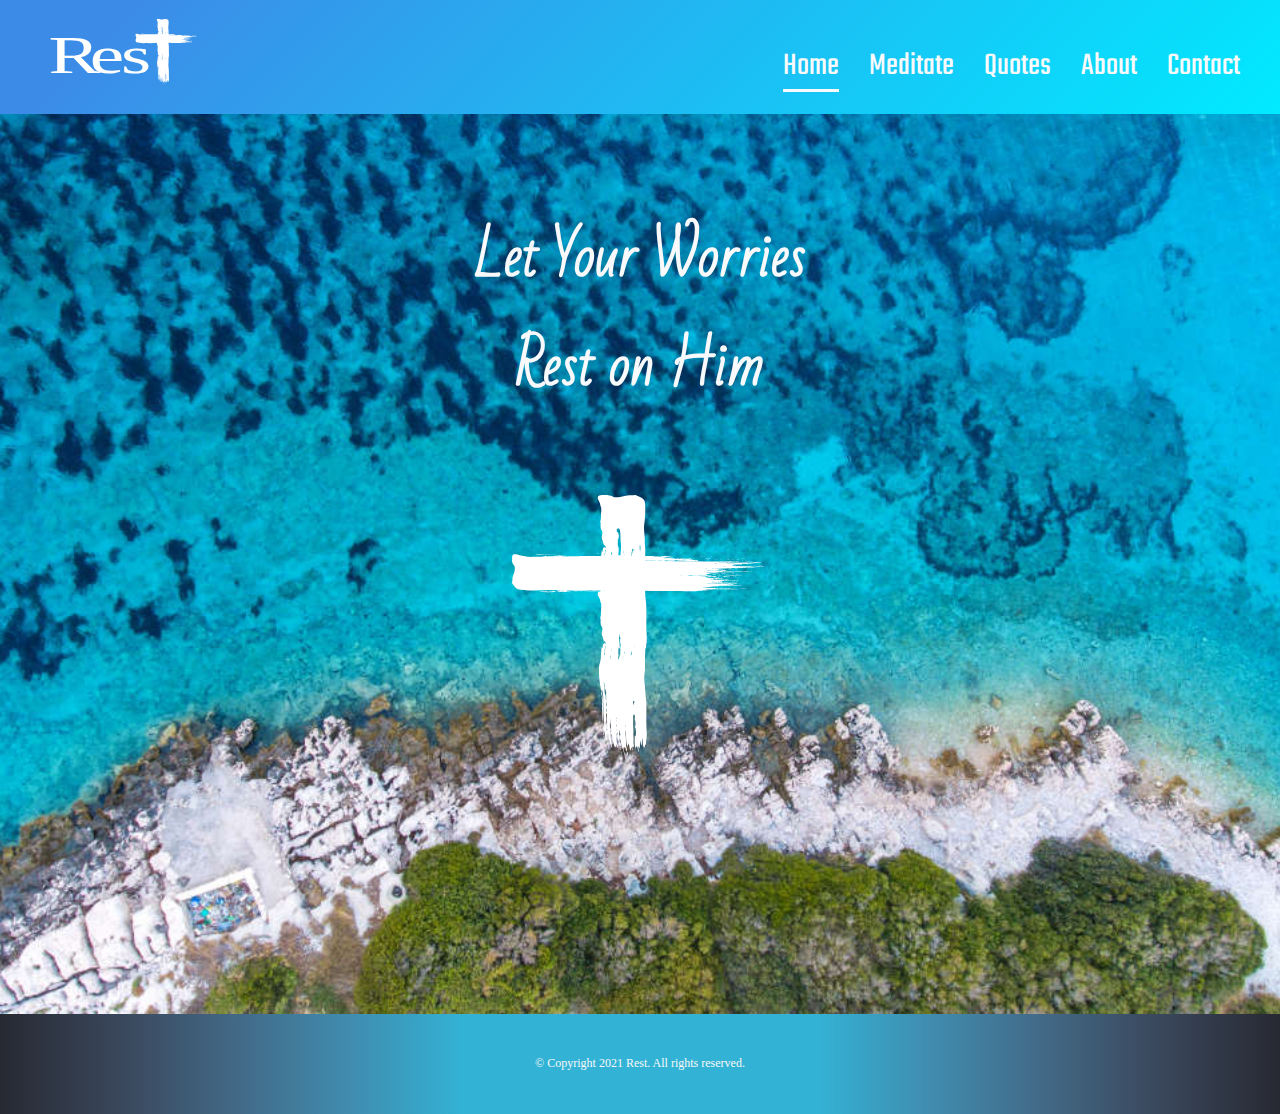
<file: index.html>
<!DOCTYPE html>
<html lang="en">

<head>
    <meta charset="UTF-8">
    <meta http-equiv="X-UA-Compatible" content="IE=edge">
    <meta name="viewport" content="width=device-width, initial-scale=1.0">
    <link rel="stylesheet" href="CSS/main.css">
    <link rel="stylesheet" href="CSS/medium-screen.css">
    <link rel="stylesheet" href="CSS/large-screen.css">
    <title>Rest | Rest Your Worries on Him</title>
</head>

<body>
    <!-- Header with Main Navigation -->
    <header class="header">
        <nav class="nav-bar">
            <!-- Logo -->
            <img src="Images/Rest Logo.svg" alt="Rest Logo" class="logo">
            <!-- Nav-menu -->
            <ul class="nav-menu">
                <li class="nav-item">
                    <a href="index.html" class="nav-link current">Home</a>
                </li>
                <li class="nav-item">
                    <a href="meditate.html" class="nav-link">Meditate</a>
                </li>
                <li class="nav-item">
                    <a href="quotes.html" class="nav-link">Quotes</a>
                </li>
                <li class="nav-item">
                    <a href="about.html" class="nav-link">About</a>
                </li>
                <li class="nav-item">
                    <a href="contact.html" class="nav-link">Contact</a>
                </li>
            </ul>
            <!-- Mobile Hamburger Menu -->
            <div class="mobile-hamburger">
                <span class="bar"></span>
                <span class="bar"></span>
                <span class="bar"></span>
            </div>
        </nav>
    </header>
    <!-- Main Content Section - Landing Page -->
    <main class="main-section">
        <div class="main-header">
            <h1>Let Your Worries<br /><span> Rest</span> on Him</h1><br />
            <img src="Images/Cross.svg" alt="Cross" class="cross">
        </div>
    </main>

    <!-- Footer -->
    <footer>
        <div class="footer-content">
            <p class="cr-text">© Copyright 2021 Rest. All rights reserved.</p>
        </div>
    </footer>
    <!-- JavaScript File -->
    <script src="JS/app.js"></script>
</body>

</html>
</file>
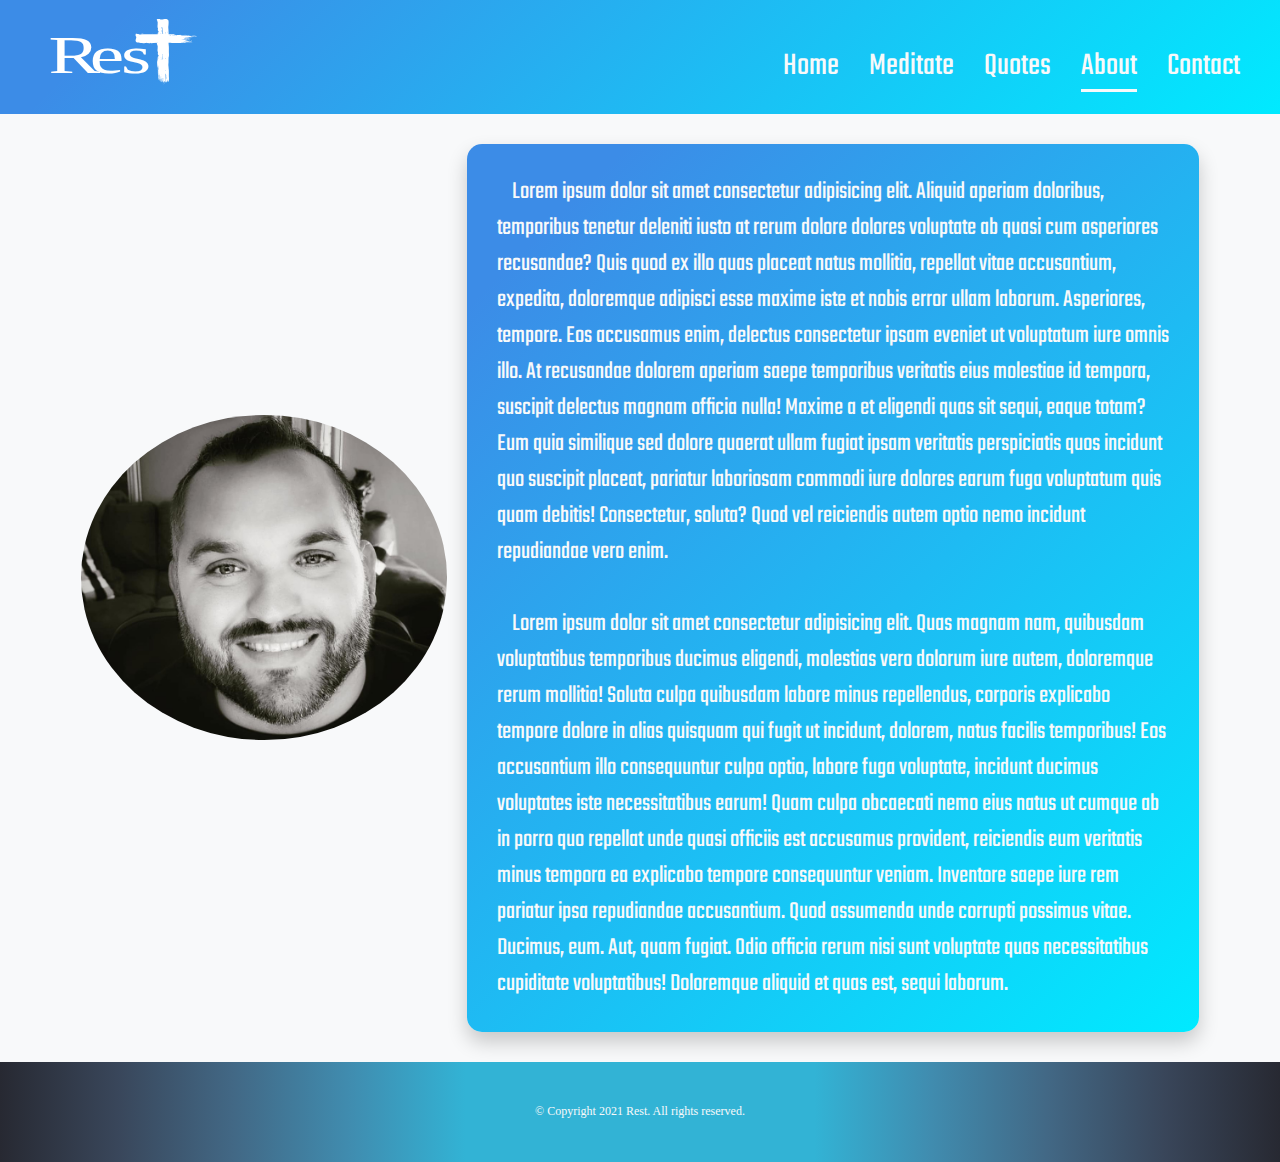
<file: about.html>
<!DOCTYPE html>
<html lang="en">

<head>
    <meta charset="UTF-8">
    <meta http-equiv="X-UA-Compatible" content="IE=edge">
    <meta name="viewport" content="width=device-width, initial-scale=1.0">
    <link rel="stylesheet" href="CSS/main.css">
    <link rel="stylesheet" href="CSS/medium-screen.css">
    <link rel="stylesheet" href="CSS/large-screen.css">
    <title>Rest | Rest Your Worries on Him </title>
</head>

<body>
    <!-- Header with Main Navigation -->
    <header class="header">
        <nav class="nav-bar">
            <!-- Logo -->
            <img src="Images/Rest Logo.svg" alt="Rest Logo" class="logo">
            <!-- Nav-menu -->
            <ul class="nav-menu">
                <li class="nav-item">
                    <a href="index.html" class="nav-link">Home</a>
                </li>
                <li class="nav-item">
                    <a href="meditate.html" class="nav-link">Meditate</a>
                </li>
                <li class="nav-item">
                    <a href="quotes.html" class="nav-link">Quotes</a>
                </li>
                <li class="nav-item">
                    <a href="about.html" class="nav-link current">About</a>
                </li>
                <li class="nav-item">
                    <a href="contact.html" class="nav-link">Contact</a>
                </li>
            </ul>
            <!-- Mobile Hamburger Menu -->
            <div class="mobile-hamburger">
                <span class="bar"></span>
                <span class="bar"></span>
                <span class="bar"></span>
            </div>
        </nav>
    </header>
    <main>
        <section class="about">
            <img src="Images/Bobby Hoskins.jpg" alt="">
            <div class="about-content">
                <p>Lorem ipsum dolor sit amet consectetur adipisicing elit. Aliquid aperiam doloribus, temporibus
                    tenetur deleniti iusto at rerum dolore dolores voluptate ab quasi cum asperiores recusandae? Quis
                    quod ex illo quas placeat natus mollitia, repellat vitae accusantium, expedita, doloremque adipisci
                    esse maxime iste et nobis error ullam laborum. Asperiores, tempore. Eos accusamus enim, delectus
                    consectetur ipsam eveniet ut voluptatum iure omnis illo. At recusandae dolorem aperiam saepe
                    temporibus veritatis eius molestiae id tempora, suscipit delectus magnam officia nulla! Maxime a et
                    eligendi quas sit sequi, eaque totam? Eum quia similique sed dolore quaerat ullam fugiat ipsam
                    veritatis perspiciatis quos incidunt quo suscipit placeat, pariatur laboriosam commodi iure dolores
                    earum fuga voluptatum quis quam debitis! Consectetur, soluta? Quod vel reiciendis autem optio nemo
                    incidunt repudiandae vero enim.</p>
                </p>
                <br>
                <p>Lorem ipsum dolor sit amet consectetur adipisicing elit. Quas magnam nam, quibusdam voluptatibus
                    temporibus ducimus eligendi, molestias vero dolorum iure autem, doloremque rerum mollitia! Soluta
                    culpa quibusdam labore minus repellendus, corporis explicabo tempore dolore in alias quisquam qui
                    fugit ut incidunt, dolorem, natus facilis temporibus! Eos accusantium illo consequuntur culpa optio,
                    labore fuga voluptate, incidunt ducimus voluptates iste necessitatibus earum! Quam culpa obcaecati
                    nemo eius natus ut cumque ab in porro quo repellat unde quasi officiis est accusamus provident,
                    reiciendis eum veritatis minus tempora ea explicabo tempore consequuntur veniam. Inventore saepe
                    iure rem pariatur ipsa repudiandae accusantium. Quod assumenda unde corrupti possimus vitae.
                    Ducimus, eum. Aut, quam fugiat. Odio officia rerum nisi sunt voluptate quas necessitatibus
                    cupiditate voluptatibus! Doloremque aliquid et quas est, sequi laborum.</p>
            </div>
        </section>
    </main>
    <footer>
        <div class="footer-content">
            <p class="cr-text">© Copyright 2021 Rest. All rights reserved.</p>
        </div>
    </footer>
    <script src="JS/app.js"></script>
</body>

</html>
</file>
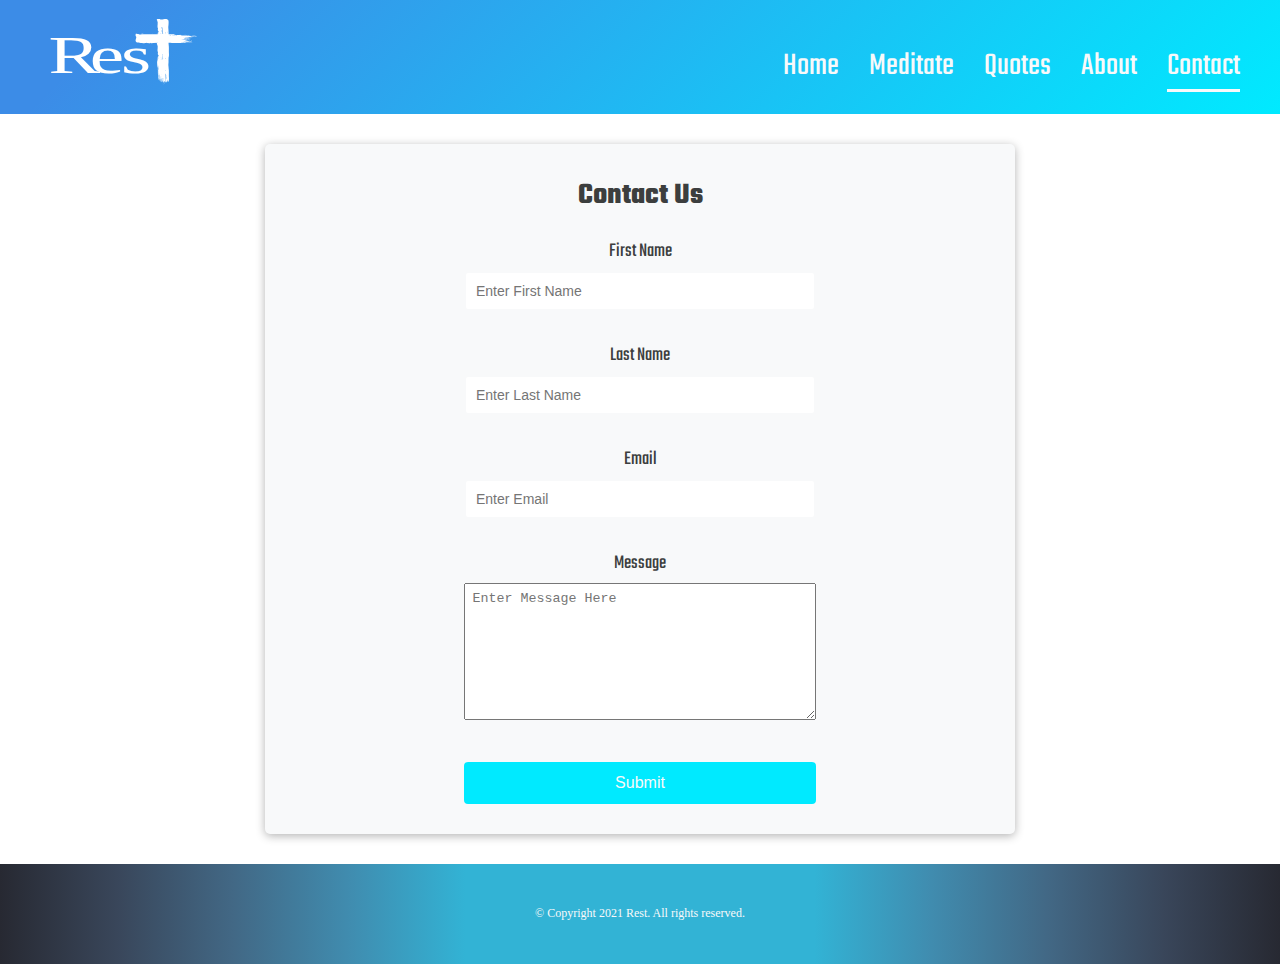
<file: contact.html>
<!DOCTYPE html>
<html lang="en">

<head>
    <meta charset="UTF-8">
    <meta http-equiv="X-UA-Compatible" content="IE=edge">
    <meta name="viewport" content="width=device-width, initial-scale=1.0">
    <link rel="stylesheet" href="CSS/main.css">
    <link rel="stylesheet" href="CSS/medium-screen.css">
    <link rel="stylesheet" href="CSS/large-screen.css">
    <title>Rest | Rest Your Worries on Him</title>
</head>

<body>
    <!-- Header with Main Navigation -->
    <header class="header">
        <nav class="nav-bar">
            <!-- Logo -->
            <img src="Images/Rest Logo.svg" alt="Rest Logo" class="logo">
            <!-- Nav-menu -->
            <ul class="nav-menu">
                <li class="nav-item">
                    <a href="index.html" class="nav-link">Home</a>
                </li>
                <li class="nav-item">
                    <a href="meditate.html" class="nav-link">Meditate</a>
                </li>
                <li class="nav-item">
                    <a href="quotes.html" class="nav-link">Quotes</a>
                </li>
                <li class="nav-item">
                    <a href="about.html" class="nav-link">About</a>
                </li>
                <li class="nav-item">
                    <a href="contact.html" class="nav-link current">Contact</a>
                </li>
            </ul>
            <!-- Mobile Hamburger Menu -->
            <div class="mobile-hamburger">
                <span class="bar"></span>
                <span class="bar"></span>
                <span class="bar"></span>
            </div>
        </nav>
    </header>
    <!-- Contact Form -->
    <div class="form-container">
        <form id="form" class="form">
            <h2>Contact Us</h2>
            <div class="form-control">
                <label for="first-name">First Name</label>
                <input type="text" id="first-name" placeholder="Enter First Name" />
            </div>
            <div class="form-control">
                <label for="last-name">Last Name</label>
                <input type="text" id="last-name" placeholder="Enter Last Name" />
            </div>
            <div class="form-control">
                <label for="email">Email</label>
                <input type="text" id="email" placeholder="Enter Email" />

            </div>
            <div class="form-control">
                <label for="message">Message</label>
                <textarea name="message" id="message" cols="40" rows="8" placeholder="Enter Message Here"></textarea>
            </div>
            <!-- Submit Button -->
            <button type="submit">Submit</button>
        </form>
    </div>
    <!-- Footer -->
    <footer>
        <div class="footer-content">
            <p class="cr-text">© Copyright 2021 Rest. All rights reserved.</p>
        </div>
    </footer>
    <script src="JS/app.js"></script>
</body>

</html>
</file>
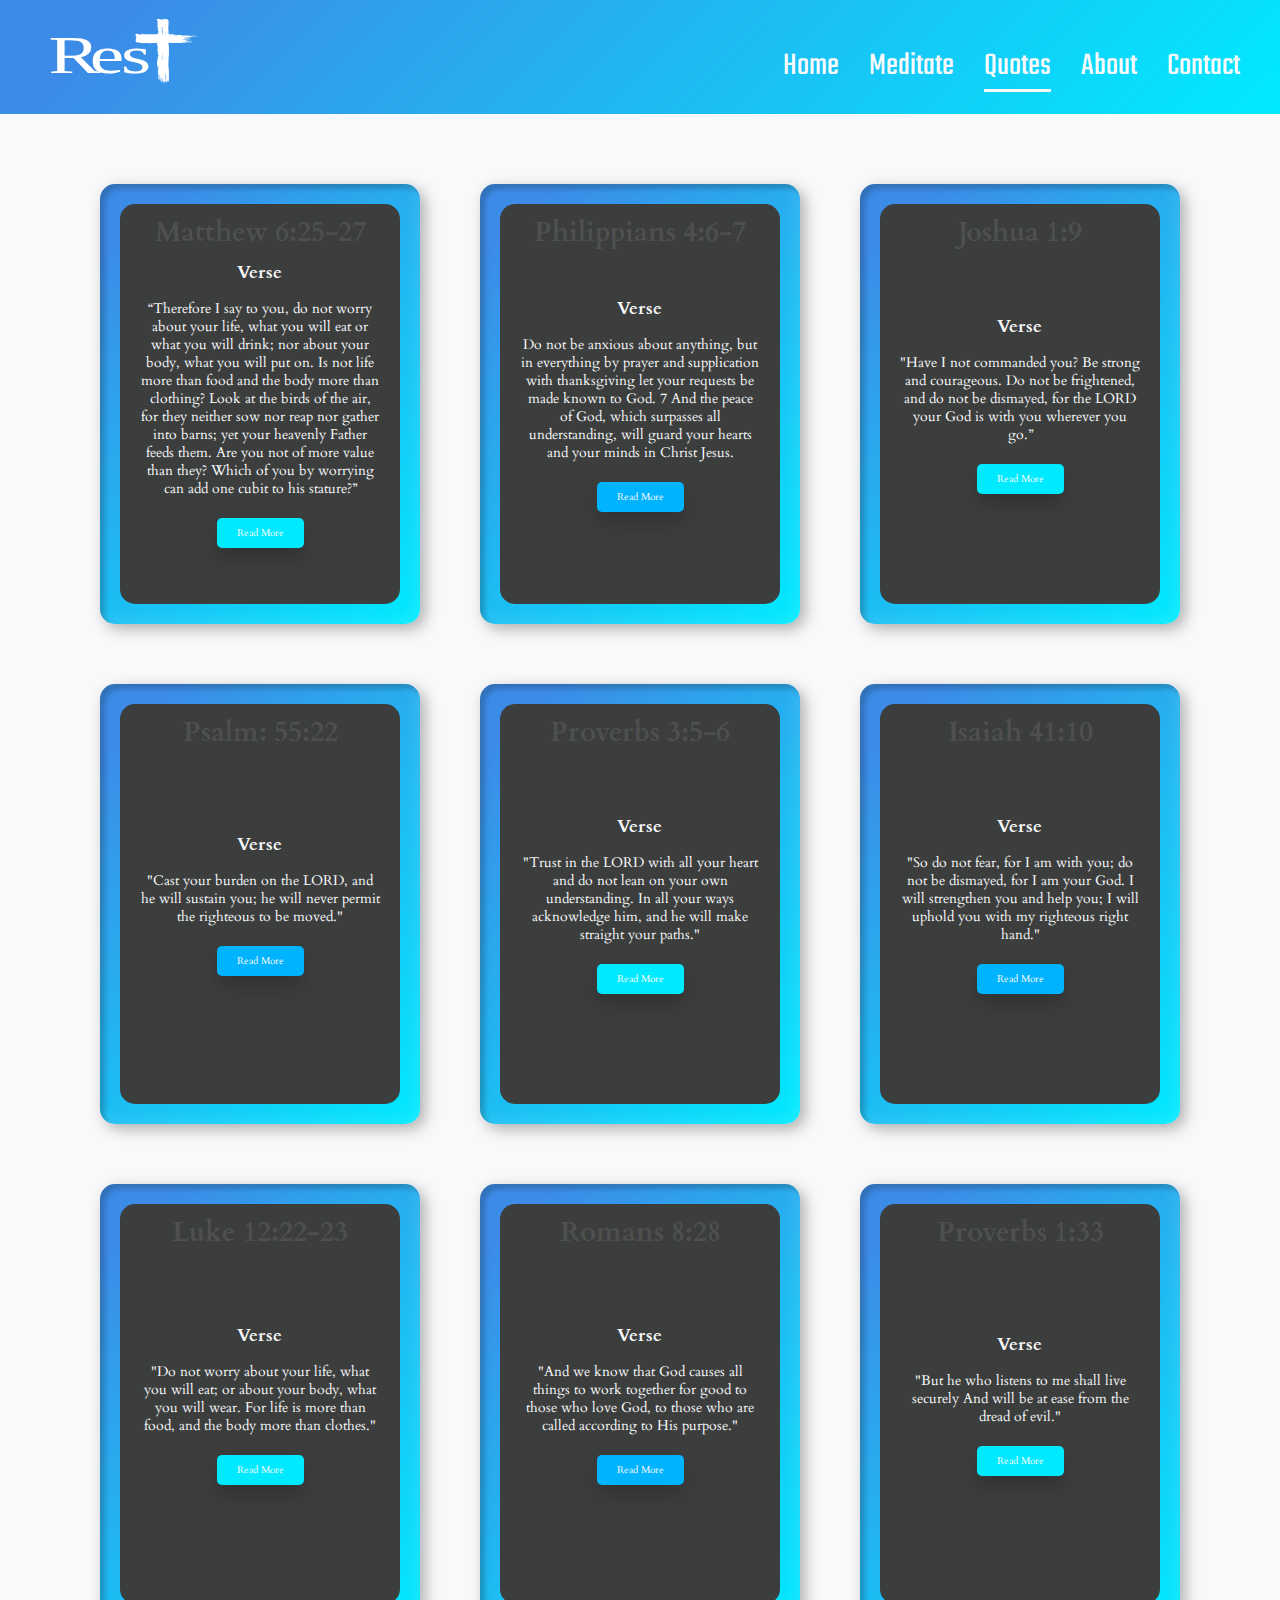
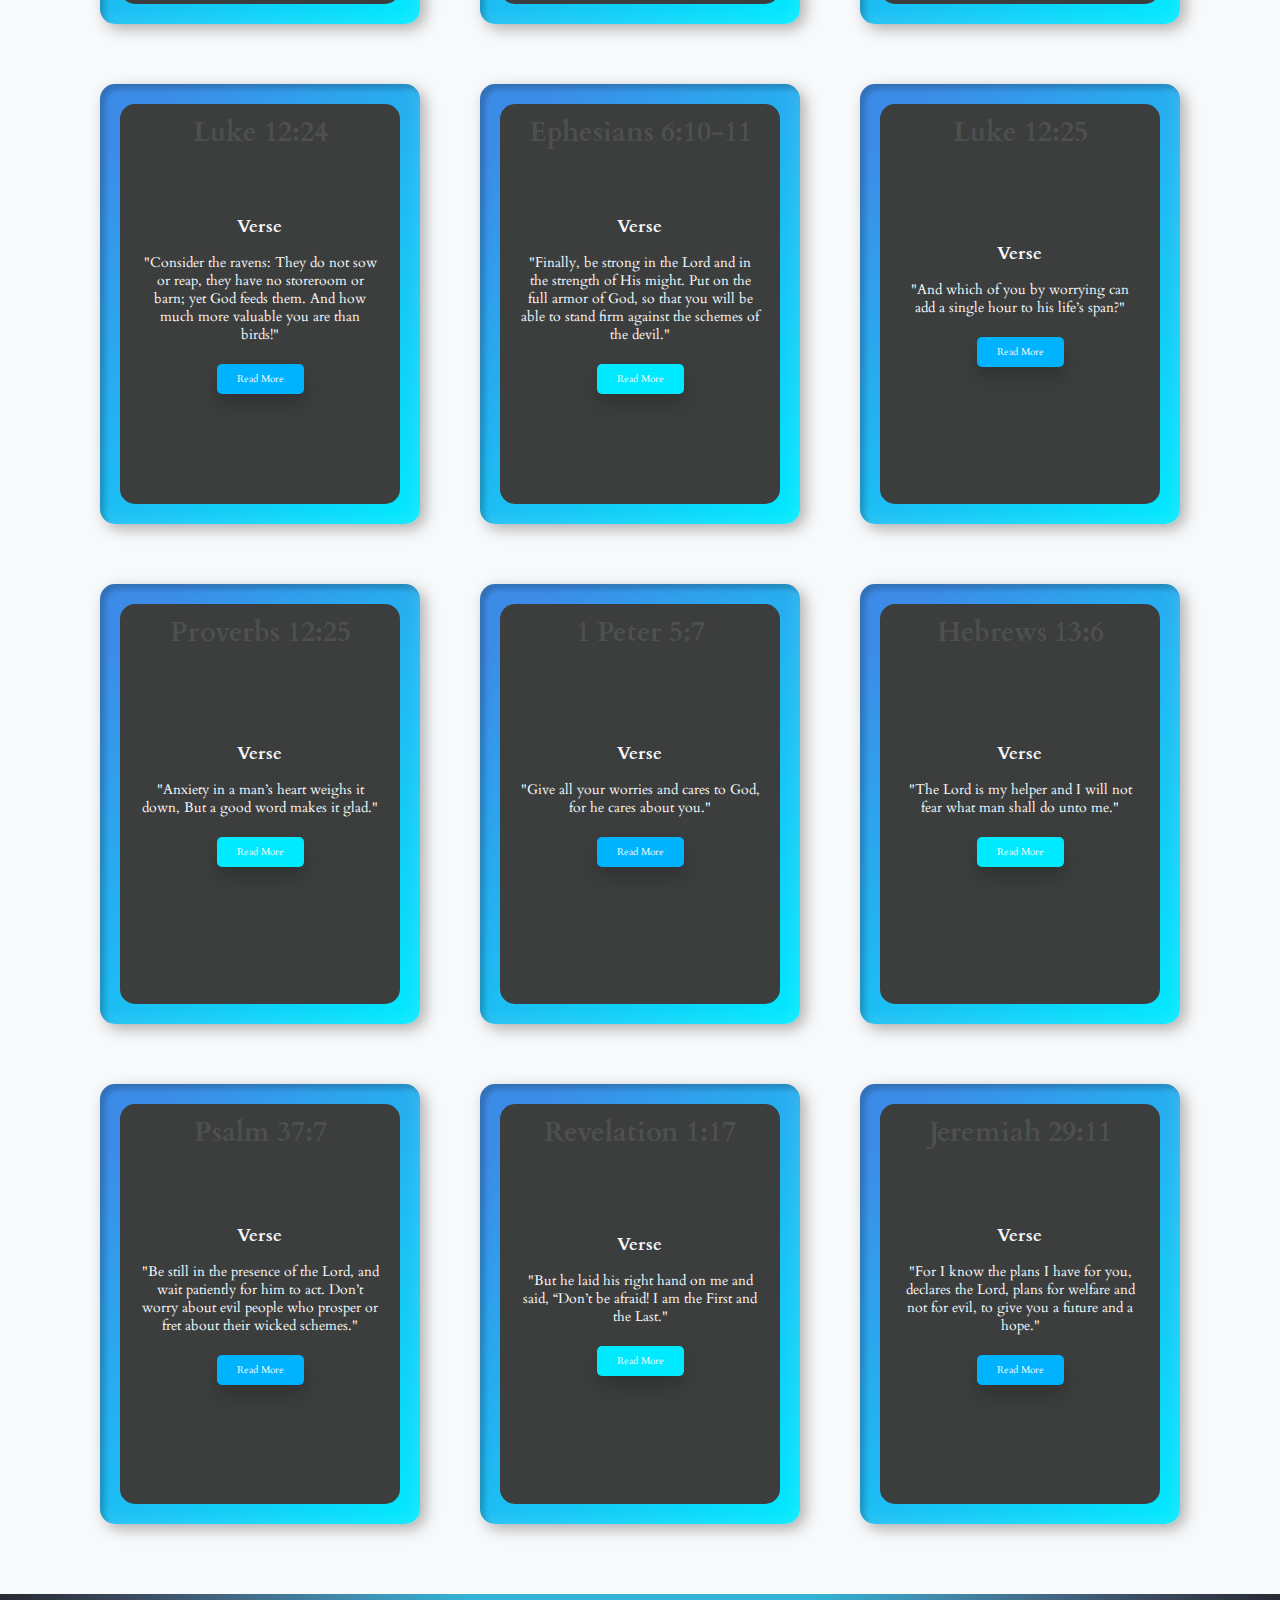
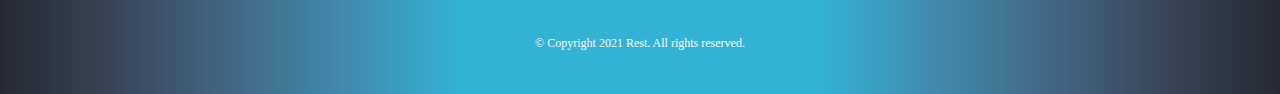
<file: quotes.html>
<!DOCTYPE html>
<html lang="en">

<head>
    <meta charset="UTF-8">
    <meta http-equiv="X-UA-Compatible" content="IE=edge">
    <meta name="viewport" content="width=device-width, initial-scale=1.0">
    <link rel="stylesheet" href="CSS/main.css">
    <link rel="stylesheet" href="CSS/medium-screen.css">
    <link rel="stylesheet" href="CSS/large-screen.css">
    <title>Rest | Rest Your Worries on Him</title>
</head>

<body>
    <!-- Header with Main Navigation -->
    <header class="header">
        <nav class="nav-bar">
            <!-- Logo -->
            <img src="Images/Rest Logo.svg" alt="Rest Logo" class="logo">
            <!-- Nav-menu -->
            <ul class="nav-menu">
                <li class="nav-item">
                    <a href="index.html" class="nav-link">Home</a>
                </li>
                <li class="nav-item">
                    <a href="meditate.html" class="nav-link">Meditate</a>
                </li>
                <li class="nav-item">
                    <a href="quotes.html" class="nav-link current">Quotes</a>
                </li>
                <li class="nav-item">
                    <a href="about.html" class="nav-link">About</a>
                </li>
                <li class="nav-item">
                    <a href="contact.html" class="nav-link">Contact</a>
                </li>
            </ul>
            <!-- Mobile Hamburger Menu -->
            <div class="mobile-hamburger">
                <span class="bar"></span>
                <span class="bar"></span>
                <span class="bar"></span>
            </div>
        </nav>
    </header>
    <!-- Main Content Section -->
    <main class="main-content">
        <!-- Verse Cards -->
        <div class="container">
            <div class="card">
                <div class="box">
                    <div class="content">
                        <h2>Matthew 6:25-27</h2>
                        <h3>Verse</h3>
                        <p>“Therefore I say to you, do not worry about your life, what you will eat or what you will
                            drink; nor about your body, what you will put on. Is not life more than food and the body
                            more than clothing? Look at the birds of the air, for they neither sow nor reap nor gather
                            into barns; yet your heavenly Father feeds them. Are you not of more value than they? Which
                            of you by worrying can add one cubit to his stature?” </p>
                        <a href="https://www.biblegateway.com/passage/?search=Matthew+6&version=ERV#en-ERV-22992"
                            target="_blank" rel="noreferrer noopener">Read More</a>
                    </div>
                </div>
            </div>

            <div class="card">
                <div class="box">
                    <div class="content">
                        <h2>Philippians 4:6-7
                        </h2>
                        <h3>Verse</h3>
                        <p>Do not be anxious about anything, but in everything by prayer and supplication with
                            thanksgiving let your requests be made known to God. 7 And the peace of God, which surpasses
                            all understanding, will guard your hearts and your minds in Christ Jesus.</p>
                        <a href="https://www.biblegateway.com/passage/?search=Philippians+4&version=ERV#en-ERV-29085"
                            target="_blank" rel="noreferrer noopener">Read More</a>
                    </div>
                </div>
            </div>

            <div class="card">
                <div class="box">
                    <div class="content">
                        <h2>Joshua 1:9</h2>
                        <h3>Verse</h3>
                        <p>"Have I not commanded you? Be strong and courageous. Do not be frightened, and do not be
                            dismayed, for the LORD your God is with you wherever you go.”
                        </p>
                        <a href="https://www.biblegateway.com/passage/?search=Joshua+1&version=ERV#en-ERV-5732"
                            target="_blank" rel="noreferrer noopener">Read More</a>
                    </div>
                </div>
            </div>

            <div class="card">
                <div class="box">
                    <div class="content">
                        <h2>Psalm: 55:22</h2>
                        <h3>Verse</h3>
                        <p>"Cast your burden on the LORD, and he will sustain you; he will never permit the righteous to
                            be moved."</p>
                        <a href="https://www.biblegateway.com/passage/?search=Psalms+55&version=ERV#en-ERV-14502"
                            target="_blank" rel="noreferrer noopener">Read More</a>
                    </div>
                </div>
            </div>

            <div class="card">
                <div class="box">
                    <div class="content">
                        <h2>Proverbs 3:5-6</h2>
                        <h3>Verse</h3>
                        <p>"Trust in the LORD with all your heart and do not lean on your own understanding. In all your
                            ways acknowledge him, and he will make straight your paths."</p>
                        <a href="https://www.biblegateway.com/passage/?search=Proverbs+3&version=ERV#en-ERV-16199"
                            target="_blank" rel="noreferrer noopener">Read More</a>
                    </div>
                </div>
            </div>
            <div class="card">
                <div class="box">
                    <div class="content">
                        <h2>Isaiah 41:10</h2>
                        <h3>Verse</h3>
                        <p>"So do not fear, for I am with you; do not be dismayed, for I am your God. I will strengthen
                            you and help you; I will uphold you with my righteous right hand."</p>
                        <a href="https://www.biblegateway.com/passage/?search=Isaiah+41&version=ERV#en-ERV-18182"
                            target="_blank" rel="noreferrer noopener">Read More</a>
                    </div>
                </div>
            </div>

            <div class="card">
                <div class="box">
                    <div class="content">
                        <h2>Luke 12:22-23</h2>
                        <h3>Verse</h3>
                        <p>"Do not worry about your life, what you will eat; or about your body, what you will wear. For
                            life is more than food, and the body more than clothes."</p>
                        <a href="https://www.biblegateway.com/passage/?search=Luke+12&version=ERV#en-ERV-25155"
                            target="_blank" rel="noreferrer noopener">Read More</a>
                    </div>
                </div>
            </div>

            <div class="card">
                <div class="box">
                    <div class="content">
                        <h2>Romans 8:28</h2>
                        <h3>Verse</h3>
                        <p>"And we know that God causes all things to work together for good to those who love God, to
                            those who are called according to His purpose."</p>
                        <a href="https://www.biblegateway.com/passage/?search=Romans+8&version=ERV#en-ERV-27791"
                            target="_blank" rel="noreferrer noopener">Read More</a>
                    </div>
                </div>
            </div>

            <div class="card">
                <div class="box">
                    <div class="content">
                        <h2>Proverbs 1:33</h2>
                        <h3>Verse</h3>
                        <p>"But he who listens to me shall live securely And will be at ease from the dread of evil."
                        </p>
                        <a href="https://www.biblegateway.com/passage/?search=Proverbs+1&version=ERV#en-ERV-16172"
                            target="_blank" rel="noreferrer noopener">Read More</a>
                    </div>
                </div>
            </div>

            <div class="card">
                <div class="box">
                    <div class="content">
                        <h2>Luke 12:24</h2>
                        <h3>Verse</h3>
                        <p>"Consider the ravens: They do not sow or reap, they have no storeroom or barn; yet God feeds
                            them. And how much more valuable you are than birds!"</p>
                        <a href="https://www.biblegateway.com/passage/?search=Luke+12&version=ERV#en-ERV-25157"
                            target="_blank" rel="noreferrer noopener">Read More</a>
                    </div>
                </div>
            </div>

            <div class="card">
                <div class="box">
                    <div class="content">
                        <h2>Ephesians 6:10-11</h2>
                        <h3>Verse</h3>
                        <p>"Finally, be strong in the Lord and in the strength of His might. Put on the full armor of
                            God, so that you will be able to stand firm against the schemes of the devil."</p>
                        <a href="https://www.biblegateway.com/passage/?search=Ephesians+6&version=ERV#en-ERV-28984"
                            target="_blank" rel="noreferrer nopener">Read More</a>
                    </div>
                </div>
            </div>

            <div class="card">
                <div class="box">
                    <div class="content">
                        <h2>Luke 12:25</h2>
                        <h3>Verse</h3>
                        <p>"And which of you by worrying can add a single hour to his life’s span?"</p>
                        <a href="https://www.biblegateway.com/passage/?search=Luke+12&version=ERV#en-ERV-25158"
                            target="_blank" rel="noreferrer noopener">Read More</a>
                    </div>
                </div>
            </div>

            <div class="card">
                <div class="box">
                    <div class="content">
                        <h2>Proverbs 12:25</h2>
                        <h3>Verse</h3>
                        <p>"Anxiety in a man’s heart weighs it down, But a good word makes it glad."</p>
                        <a href="https://www.biblegateway.com/passage/?search=Proverbs+12&version=ERV#en-ERV-16481"
                            target="_blank" rel="noreferrer noopener">Read More</a>
                    </div>
                </div>
            </div>
            <div class="card">
                <div class="box">
                    <div class="content">
                        <h2>1 Peter 5:7</h2>
                        <h3>Verse</h3>
                        <p>"Give all your worries and cares to God, for he cares about you."</p>
                        <a href="https://www.biblegateway.com/passage/?search=1%20Peter%201&version=ERV#en-ERV-30008"
                            target="_blank" rel="noreferrer noopener">Read More</a>
                    </div>
                </div>
            </div>
            <div class="card">
                <div class="box">
                    <div class="content">
                        <h2>Hebrews 13:6</h2>
                        <h3>Verse</h3>
                        <p>"The Lord is my helper and I will not fear what man shall do unto me."</p>
                        <a href="https://www.biblegateway.com/passage/?search=hebrews+13&version=ERV#en-ERV-29876"
                            target="_blank" rel="noreferrer noopener">Read
                            More</a>
                    </div>
                </div>
            </div>
            <div class="card">
                <div class="box">
                    <div class="content">
                        <h2>Psalm 37:7</h2>
                        <h3>Verse</h3>
                        <p>"Be still in the presence of the Lord, and wait patiently for him to act. Don’t worry about
                            evil people who prosper or fret about their wicked schemes."</p>
                        <a href="https://www.biblegateway.com/passage/?search=psalm+37&version=ERV#en-ERV-14206"
                            target="_blank" rel="noreferrer noopener">Read More</a>
                    </div>
                </div>
            </div>
            <div class="card">
                <div class="box">
                    <div class="content">
                        <h2>Revelation 1:17</h2>
                        <h3>Verse</h3>
                        <p>"But he laid his right hand on me and said, “Don’t be afraid! I am the First and the Last."
                        </p>
                        <a href="https://www.biblegateway.com/passage/?search=revelation+1&version=ERV#en-ERV-30341"
                            target="_blank" rel="noreferrer noopener">Read More</a>
                    </div>
                </div>
            </div>
            <div class="card">
                <div class="box">
                    <div class="content">
                        <h2>Jeremiah 29:11</h2>
                        <h3>Verse</h3>
                        <p>"For I know the plans I have for you, declares the Lord, plans for welfare and not for evil,
                            to give you a future and a hope."</p>
                        <a href="https://www.biblegateway.com/passage/?search=jeremiah+29&version=ERV#en-ERV-19365"
                            target="_blank" rel="noreferrer noopener">Read More</a>
                    </div>
                </div>
            </div>
        </div>
    </main>
    <!-- Footer -->
    <footer>
        <div class="footer-content">
            <p class="cr-text">© Copyright 2021 Rest. All rights reserved.</p>
        </div>
    </footer>
    <script src="JS/app.js"></script>
</body>

</html>
</file>
<file: CSS/medium-screen.css>
/* Medium Screen Size Styling */
@media screen and (min-width: 768px) {

    /* Main Navigation */
    /* Logo */
    .logo {
        padding-left: 2.5rem;
    }

    /* Navigation Menu */
    .nav-menu {
        top: 14rem;
    }

    /* Mobile Menu */

    .bar {
        width: 3rem;
    }

    .nav-link {
        font-size: 3rem;
    }

    /* Mobile Hamburger */
    .mobile-hamburger {
        padding-right: 1.5rem;
    }

    /* Main Content */
    .main-header {
        font-size: 2.5rem;
    }


    /* Meditation App */
    /* Time Button */
    .time-select>button {
        height: 10rem;
        width: 10rem;
        font-size: 1.6rem;

    }

    .time-display {
        font-size: 6.5rem;
    }

    /* Sound Button */
    .sound-picker>button {
        height: 10rem;
        width: 10rem;
        padding: 3rem;
        margin: 2.2rem;

    }

    /* Play */
    .play {
        width: 30%;
        top: -21%;
    }

    /* About Page */
    .about-content {
        font-size: 2.5rem;
    }

    /* Contact Page */
    .form-container {
        width: 45rem;
    }

    .form-container>.form>h2 {
        font-size: 3rem;
    }

    .form-control>label {
        font-size: 2rem;
    }


    /* Footer */
    footer {
        font-size: 1.6rem;
    }

}
</file>
<file: CSS/large-screen.css>
/* Large Screen Styling */
@media screen and (min-width: 1200px) {

    /* Hides Mobile Display */
    .mobile-hamburger {
        display: none;
    }

    .nav-bar {
        padding: 0 1rem;
    }

    /* Logo */
    .logo {
        width: 15%;
        padding-top: 1rem;
        padding-left: 4rem;
    }

    /* Desktop Navigation Menu */
    .nav-menu {
        position: static;
        display: flex;
        flex-direction: row;
        justify-content: end;
        top: 1rem;
        width: 50%;
        padding-top: 1.75rem;
        padding-right: 3rem;
        padding-bottom: 0;
        background-image: none;
        box-shadow: none;
    }

    .nav-item {
        margin-left: 3rem;
    }

    .nav-link {
        text-decoration: none;
        color: var(--light-color);
        font-size: 3.25rem;
        font-family: 'Teko', sans-serif;
    }

    .current {
        border-bottom: solid var(--light-color);
    }

    /* Homepage - Main Content Styling */
    .main-header {
        font-size: 2.75rem;
    }

    .main-header>h1 {
        cursor: pointer;
    }

    .main-header>span {
        transition: .5s linear;
    }

    .cross {
        width: 20%;
    }

    /* Meditation App */
    .app {
        margin-bottom: 5%;
    }

    /* Time Section */

    .time-select>button {
        width: 45%;
        height: 10%;
        border-radius: 30px;
    }

    /* Player Container */

    .player-container>svg {
        width: 65%;
        top: 50%;
        left: 50%;
    }

    /* Time Display */
    .time-display {
        top: 30%;
    }

    /* Sound Picker */

    .sound-picker>button {
        height: 8.5rem;
        width: 8.5rem;
        padding: 2rem;
        margin: 1.5rem;
    }

    /* SVG Play Icon */
    .play {
        width: 15%;
        top: 5%;
    }

    /* Quotes Page */
    .main-content>.container>.card>.box>.content>p {
        font-size: 1.35rem;
    }


    /* About Page */

    .about {
        flex-direction: row;

    }

    .about>img {
        width: 30%;

    }

    .about-content {
        width: 60%;
        margin-left: 2rem;
        padding: 3rem;
    }

    /* Contact Page */
    .form-container {
        width: 75rem;
    }


    /* Hover Effects */
    .nav-link:hover {
        color: var(--secondary-color);
        border-bottom: solid var(--light-color);
    }

    h1:hover>span {
        margin-right: 5px;
        text-transform: uppercase;
    }

    h1:hover>span {
        color: #fff;
        text-shadow: 0 0 10px #fff,
            0 0 20px #fff,
            0 0 40px #fff;
    }

    .time-select>button:hover {
        background: var(--main-color);
        color: var(--dark-color);
    }

    .main-content>.container>.card>.box:hover {
        transform: translateY(-50px);

    }


    .main-content>.container>.card>.box>.content>a:hover {
        box-shadow: 0 10px 20px rgba(0, 0, 0, 0.6);
        background: #fff;
        color: #000;
    }


    .form-container>.form>button:hover {
        background: var(--light-color);
        color: var(--dark-color);
    }
}
</file>
<file: CSS/main.css>
@import url('https://fonts.googleapis.com/css2?family=Bad+Script&family=Cardo&family=Teko:wght@300&display=swap');


/* Global Presets */
* {
    margin: 0;
    padding: 0;
    box-sizing: border-box;
    list-style: none;
}

html {
    /* 1rem = 10px */
    font-size: 62.5%;
}

html,
body {
    overflow-x: hidden;
    min-height: 100vh;
    display: flex;
    flex-direction: column;
}

/* CSS Variables */
:root {
    --main-color: #00EAFF;
    --secondary-color: #00B3FE;
    --light-color: #F8F9FA;
    --dark-color: #3C3E3E;
}


/* Main Navigation */

.nav-bar {
    display: flex;
    justify-content: space-between;
    align-items: center;
    background-image: linear-gradient(135deg, #3C8CE7 10%, #00EAFF 100%);
    padding: 1rem 1.5rem;
    z-index: -10;
}

/* Logo */
.logo {
    width: 35%;
    padding-left: 1.75rem;
    padding-top: 0;
    padding-bottom: 2rem;
}

/* Navigation Menu */
.nav-menu {
    position: fixed;
    left: 100%;
    top: 7.5rem;
    flex-direction: column;
    background-image: linear-gradient(135deg, #3C8CE7 10%, #00EAFF 100%);
    width: 100%;
    z-index: 1;
    text-align: center;
    transition: 0.3s;
    box-shadow: 0 10px 27px rgba(0, 0, 0, 0.05);
}

/* Mobile Menu */
.bar {
    display: block;
    width: 25px;
    height: 3px;
    margin: 5px auto;
    -webkit-transition: all 0.3s ease-in-out;
    transition: all 0.3s ease-in-out;
    background-color: var(--light-color);
}

.nav-menu.active {
    left: 0;
}

.nav-item {
    margin: 2.5rem 0;
}

.nav-link {
    text-decoration: none;
    color: var(--light-color);
    font-size: 2rem;
    font-family: 'Teko', sans-serif;
}

/* Mobile Hamburger Styles */
.mobile-hamburger {
    display: block;
    cursor: pointer;
}

.mobileHamburger.active .bar:nth-child(2) {
    opacity: 0;
}

.mobileHamburger.active .bar:nth-child(1) {
    transform: translateY(8px) rotate(45deg);
}

.mobileHamburger.active .bar:nth-child(3) {
    transform: translateY(-8px) rotate(-45deg);
}

/* Homepage - Main Header Section */
.main-section {
    height: 100vh;
    background-image: url("../Images/Main-Background.jpg");
    background-repeat: no-repeat;
    background-size: cover;
    background-position: center;
}

.main-header {
    display: flex;
    flex-direction: column;
    height: 50vh;
    justify-content: center;
    text-align: center;
    align-items: center;
    font-family: 'Bad Script', cursive;
    font-size: 2rem;
    color: var(--light-color);
}

.cross {
    width: 50%;
    position: absolute;
    top: 55%;
}

/* Meditation Page */
.app {
    display: flex;
    height: 100vh;
    font-family: 'Teko', sans-serif;
}

/* Video */
video {
    object-fit: cover;
    min-width: 100%;
    min-height: 100%;
    position: fixed;
    top: 0;
    left: 0;
    bottom: 0;
    z-index: -10;
}

/* Time Section */
.time-select {
    height: 100%;
    display: flex;
    justify-content: start;
    flex-direction: column;
    align-items: center;
    margin-top: 10%;
    flex: 1;

}

.time-select>button {
    color: var(--light-color);
    display: flex;
    justify-content: center;
    align-items: center;
    height: 7.5rem;
    width: 7.5rem;
    border-radius: 50%;
    margin: 2rem;
    background: none;
    font-size: 1.4rem;
    padding: 3rem;
    cursor: pointer;
    border: 2px solid var(--light-color);
    transition: all 0.5s ease;
}

/* Player Container */
.player-container {
    position: relative;
    height: 100%;
    display: flex;
    justify-content: center;
    align-items: center;
    flex-direction: column;
    flex: 1;
}


.player-container>svg {
    position: absolute;
    width: 100%;
    top: 25%;
    left: 50%;
    transform: translate(-50%, -50%) rotate(-90deg);
    pointer-events: none;
}

.player-container>svg>circle {
    transition: all 0.2s ease-in-out;
}

/* Time Display */
.time-display {
    color: var(--light-color);
    position: relative;
    top: -5%;
    font-size: 5.5rem;
}

/* Sound Picker */
.sound-picker {
    height: 100%;
    display: flex;
    justify-content: start;
    flex-direction: column;
    margin-top: 10%;
    align-items: center;
    flex: 1;

}

.sound-picker>button {
    border: none;
    height: 7.5rem;
    width: 7.5rem;
    padding: 1.5rem;
    margin: 2rem;
    border-radius: 50%;
}

.sound-picker>button:nth-child(odd) {
    background: var(--main-color);
}

.sound-picker>button:nth-child(even) {
    background: var(--secondary-color);
}

.sound-picker>button>img {
    height: 100%;
    width: 100%;
}

/* SVG Play Icon */
.play {
    position: relative;
    top: -20%;
    left: 3%;
    width: 25%;

}

/* Quotes Page */
.main-content {
    display: flex;
    justify-content: center;
    align-items: center;
    flex-wrap: wrap;
    min-height: 100vh;
    background: var(--light-color);
}

/* Main Content Container  */
.main-content>.container {
    display: flex;
    justify-content: center;
    align-items: center;
    flex-wrap: wrap;
    max-width: 1200px;
    margin: 4rem 0;
}

/* Card */
.main-content>.container>.card {
    position: relative;
    min-width: 320px;
    height: 440px;
    box-shadow: inset 5px 5px 5px rgba(0, 0, 0, 0.2),
        inset -5px -5px 15px rgba(255, 255, 255, 0.1),
        5px 5px 15px rgba(0, 0, 0, 0.3), -5px -5px 15px rgba(255, 255, 255, 0.1);
    border-radius: 15px;
    background-image: linear-gradient(135deg, #3C8CE7 10%, #00EAFF 100%);
    margin: 3rem;
    transition: 0.5s;
}

.main-content>.container>.card:nth-child(odd) .box .content a {
    background: var(--main-color);
}

.main-content>.container>.card:nth-child(even) .box .content a {
    background: var(--secondary-color);
}

/* Card Box */
.main-content>.container>.card>.box {
    position: absolute;
    top: 2rem;
    left: 2rem;
    right: 2rem;
    bottom: 2rem;
    background: var(--dark-color);
    border-radius: 15px;
    display: flex;
    justify-content: center;
    align-items: center;
    overflow: hidden;
    transition: 0.5s;
}

/* Card Content */
.main-content>.container>.card>.box>.content {
    padding: 2rem;
    text-align: center;
    font-family: 'Cardo', serif;
    color: var(--light-color);
}


.main-content>.container>.card>.box>.content>h2 {
    position: absolute;
    top: 1rem;
    right: 2rem;
    left: 2rem;
    font-size: 2.75rem;
    color: rgba(255, 255, 255, 0.1);
}

.main-content>.container>.card>.box>.content>h3 {
    font-size: 1.8rem;
    color: var(--light-color);
    z-index: 1;
    transition: 0.5s;
    margin-bottom: 1.5rem;
}

.main-content>.container>.card>.box>.content>p {
    font-size: 1.25rem;
    font-weight: 300;
    color: var(--light-color);
    z-index: 1;
    transition: 0.5s;
}


.main-content>.container>.card>.box>.content>a {
    position: relative;
    display: inline-block;
    padding: 8px 20px;
    background: var(--dark-color);
    border-radius: 5px;
    text-decoration: none;
    color: var(--light-color);
    margin-top: 2rem;
    box-shadow: 0 10px 20px rgba(0, 0, 0, 0.2);
    transition: 0.5s;
}

/* About Page */

.about {
    width: 100%;
    background: var(--light-color);
    display: flex;
    flex-direction: column;
    justify-content: center;
    align-items: center;
    padding: 3rem;
}

.about>img {
    width: 50%;
    border-radius: 50%;
    margin-bottom: 2rem;
}

.about-content {
    background-image: linear-gradient(135deg, #3C8CE7 10%, #00EAFF 100%);
    box-shadow: 0 10px 20px rgba(0, 0, 0, 0.2);
    transition: 0.5s;
    border-radius: 15px;
    font-family: 'Teko', sans-serif;
    font-size: 1.75rem;
    text-indent: 1.5rem;
    padding: 2rem;
    color: var(--light-color);

}

/* Contact Form */

.form-container {
    display: flex;
    justify-content: center;
    align-items: center;
    text-align: center;
    background: var(--light-color);
    border-radius: 5px;
    box-shadow: 0 2px 10px rgba(0, 0, 0, 0.3);
    width: 35rem;
    margin: 3rem auto;
}

.form-container>.form>h2 {
    text-align: center;
    margin-bottom: 2rem;
    color: var(--dark-color);
    font-family: 'Teko', sans-serif;
    font-size: 2.5rem;
}

.form {
    padding: 3rem 4rem;
}

.form-control {
    margin-bottom: 1rem;
    padding-bottom: 2rem;
    position: relative;
}

.form-control>label {
    color: var(--dark-color);
    display: block;
    margin-bottom: 5px;
    font-family: 'Teko', sans-serif;
    font-size: 1.6rem;
}

.form-control>input {
    border: 2px solid var(--light-color);
    border-radius: 4px;
    display: block;
    width: 100%;
    padding: 1rem;
    font-size: 1.4rem;
}

.form-control>input:focus {
    outline: 0;
    border-color: var(--dark-color);
}

.form-control>textarea {
    padding: 0.75rem;
}

.form>button {
    cursor: pointer;
    background-color: var(--main-color);
    border: 2px solid var(--main-color);
    border-radius: 4px;
    color: var(--light-color);
    display: block;
    font-size: 1.6rem;
    padding: 1rem;
    margin-top: 2rem;
    width: 100%;
}




/* Footer */
footer {
    background-image: linear-gradient(to right, #272932, #39465a, #426885, #408caf, #32b3d5, #32b3d5, #32b3d5, #32b3d5, #408caf, #426885, #39465a, #272932);
    margin-top: auto;
}

.footer-content {
    display: flex;
    justify-content: center;
    height: 100px;
    align-items: center;
    font-size: 1.2rem;
    color: var(--light-color);

}
</file>
